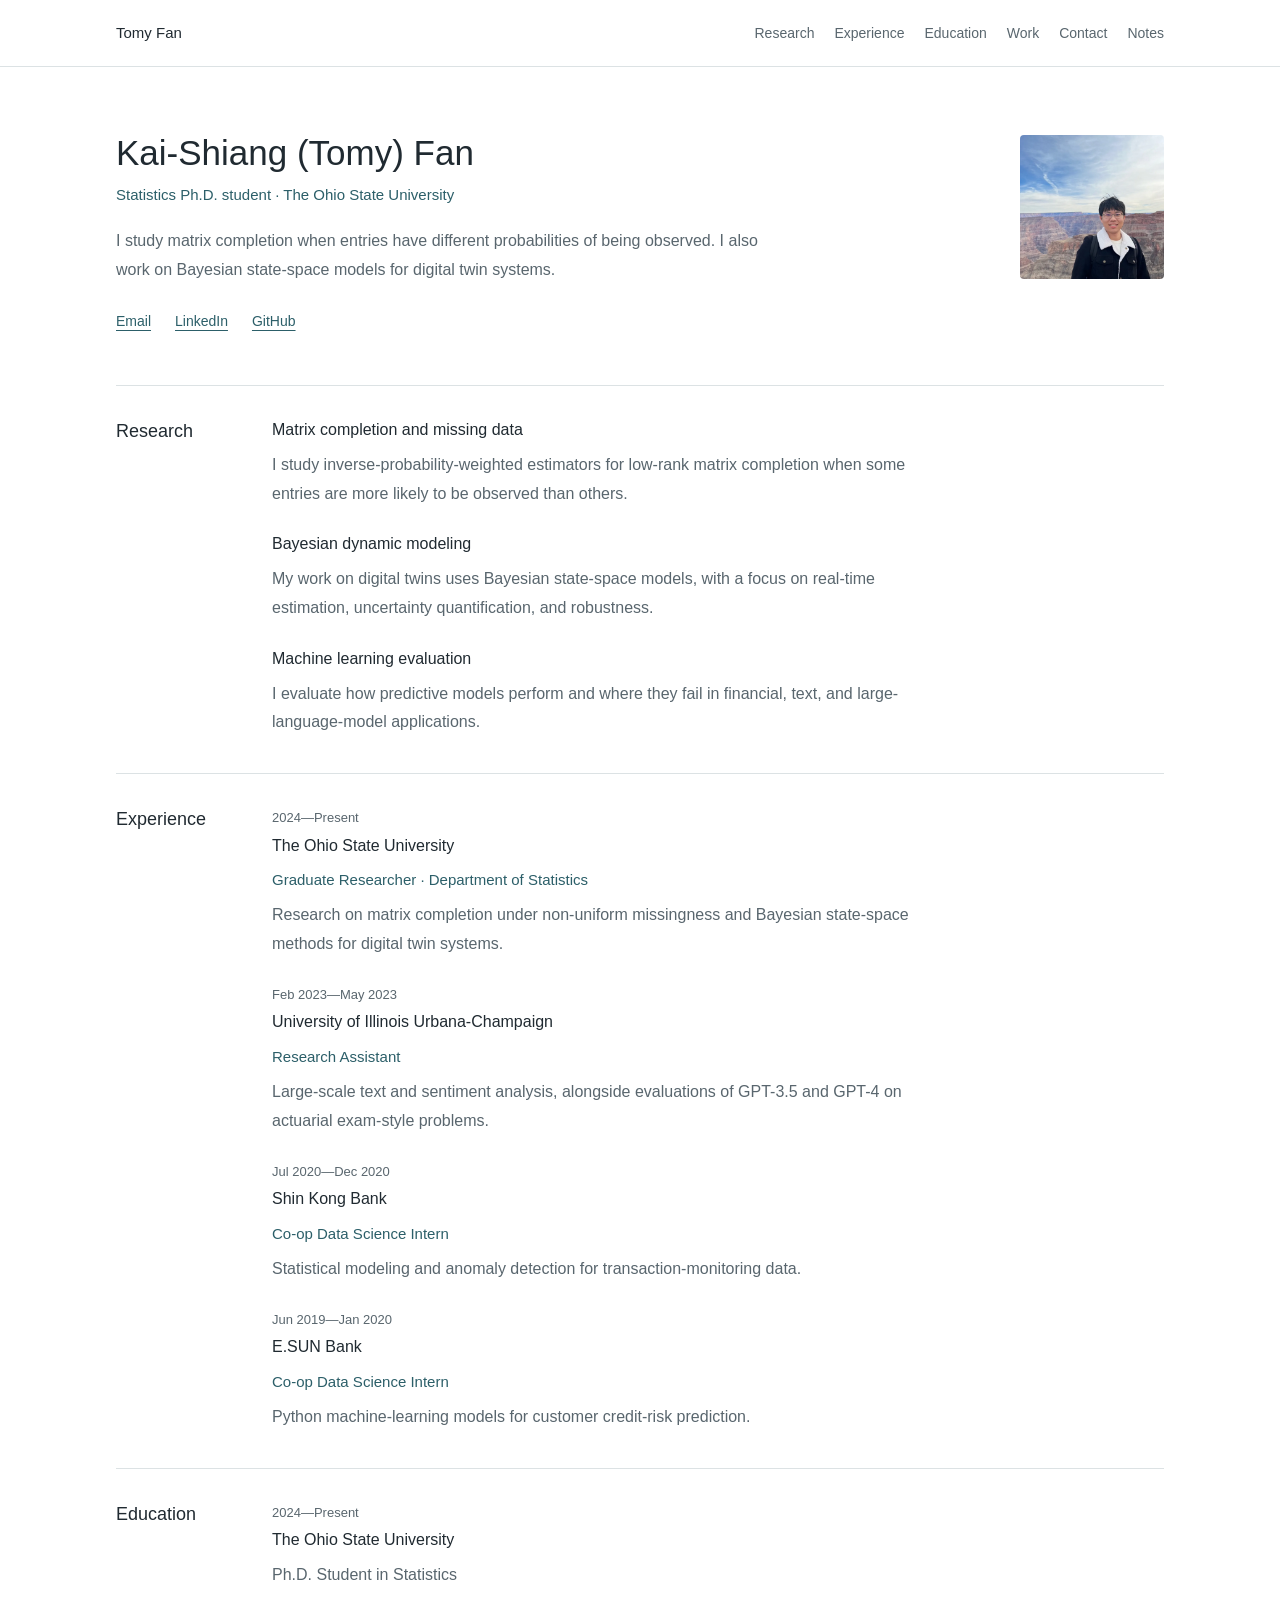
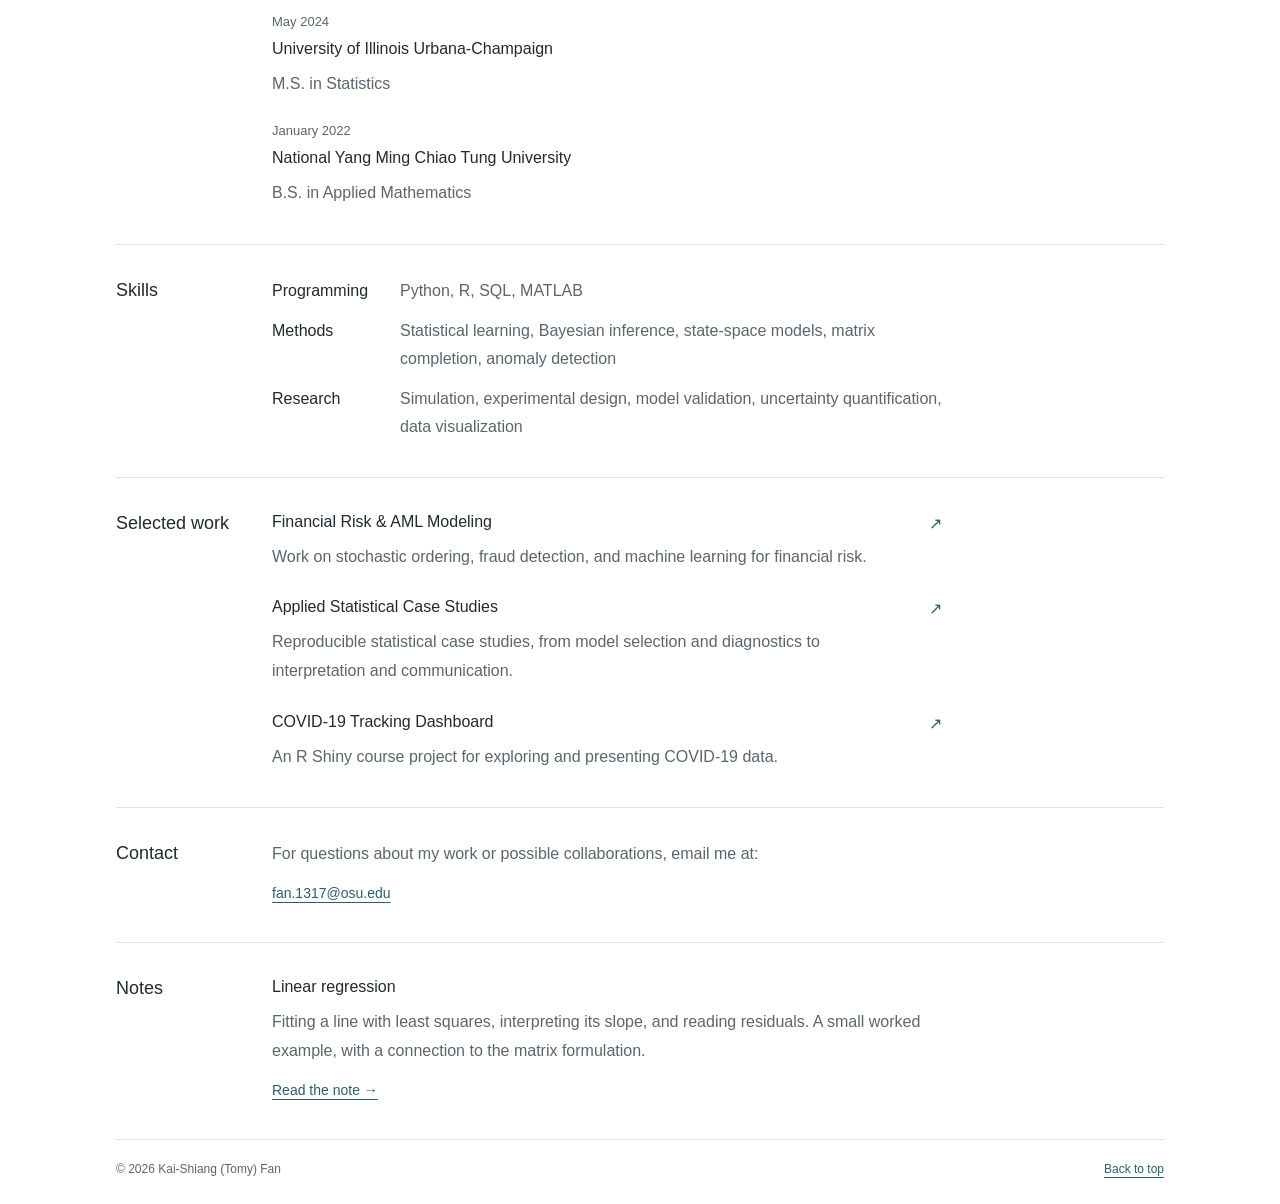
<file: index.html>
<!doctype html>
<html lang="en">
<head>
  <meta charset="utf-8">
  <meta name="viewport" content="width=device-width, initial-scale=1">
  <meta name="theme-color" content="#ffffff">

  <title>Kai-Shiang (Tomy) Fan | Statistics Ph.D. Student</title>
  <meta name="description" content="Kai-Shiang (Tomy) Fan is an Ohio State Statistics Ph.D. student researching matrix completion, Bayesian state-space models, and applied machine learning.">
  <link rel="canonical" href="https://tomy-ksfan.github.io/">
  <link rel="icon" type="image/webp" href="files/headshot.webp">

  <meta property="og:type" content="website">
  <meta property="og:url" content="https://tomy-ksfan.github.io/">
  <meta property="og:site_name" content="Kai-Shiang (Tomy) Fan">
  <meta property="og:title" content="Kai-Shiang (Tomy) Fan | Statistics Ph.D. Student">
  <meta property="og:description" content="Research on matrix completion with non-uniform missingness and Bayesian state-space models for digital twins.">
  <meta property="og:image" content="https://tomy-ksfan.github.io/files/og-card.jpg">
  <meta property="og:image:width" content="1200">
  <meta property="og:image:height" content="630">
  <meta property="og:image:alt" content="Kai-Shiang (Tomy) Fan — statistics, machine learning, and Bayesian modeling">
  <meta name="twitter:card" content="summary_large_image">
  <meta name="twitter:title" content="Kai-Shiang (Tomy) Fan | Statistics Ph.D. Student">
  <meta name="twitter:description" content="Research on matrix completion with non-uniform missingness and Bayesian state-space models for digital twins.">
  <meta name="twitter:image" content="https://tomy-ksfan.github.io/files/og-card.jpg">
  <meta name="twitter:image:alt" content="Kai-Shiang (Tomy) Fan — statistics, machine learning, and Bayesian modeling">

  <link rel="stylesheet" href="styles.css?v=20261110-type">
  <script type="application/ld+json">
    {
      "@context": "https://schema.org",
      "@type": "Person",
      "name": "Kai-Shiang Fan",
      "alternateName": "Tomy Fan",
      "url": "https://tomy-ksfan.github.io/",
      "image": "https://tomy-ksfan.github.io/files/headshot.webp",
      "jobTitle": "Statistics Ph.D. Student and Graduate Researcher",
      "affiliation": {
        "@type": "CollegeOrUniversity",
        "name": "The Ohio State University"
      },
      "alumniOf": [
        {
          "@type": "CollegeOrUniversity",
          "name": "University of Illinois Urbana-Champaign"
        },
        {
          "@type": "CollegeOrUniversity",
          "name": "National Yang Ming Chiao Tung University"
        }
      ],
      "sameAs": [
        "https://github.com/tomy-ksfan",
        "https://www.linkedin.com/in/tomyksfan/"
      ],
      "email": "mailto:fan.1317@osu.edu",
      "address": {
        "@type": "PostalAddress",
        "addressLocality": "Columbus",
        "addressRegion": "OH",
        "addressCountry": "US"
      }
    }
  </script>
</head>

<body>
  <a class="skip-link" href="#main-content">Skip to content</a>

  <header class="site-header" id="top">
    <div class="container header-inner">
      <a class="site-name" href="#top">Tomy Fan</a>
      <nav aria-label="Primary navigation">
        <a href="#research">Research</a>
        <a href="#experience">Experience</a>
        <a href="#education">Education</a>
        <a href="#work">Work</a>
        <a href="#contact">Contact</a>
        <a href="#notes">Notes</a>
      </nav>
    </div>
  </header>

  <main class="container" id="main-content">
    <section class="intro" aria-labelledby="intro-title">
      <div class="intro-copy">
        <h1 id="intro-title">Kai-Shiang (Tomy) Fan</h1>
        <p class="affiliation">Statistics Ph.D. student · The Ohio State University</p>
        <p class="intro-bio">
          I study matrix completion when entries have different probabilities of being observed. I also work on Bayesian state-space models for digital twin systems.
        </p>
        <ul class="intro-links" aria-label="Contact and profiles">
          <li><a href="mailto:fan.1317@osu.edu">Email</a></li>
          <li><a href="https://www.linkedin.com/in/tomyksfan/">LinkedIn</a></li>
          <li><a href="https://github.com/tomy-ksfan">GitHub</a></li>
        </ul>
      </div>

      <picture class="portrait">
        <source srcset="files/headshot.webp" type="image/webp">
        <img src="files/headshot.jpg" alt="Kai-Shiang (Tomy) Fan at the Grand Canyon" width="1170" height="1140" fetchpriority="high" decoding="async">
      </picture>
    </section>

    <section class="content-section" id="research" aria-labelledby="research-title">
      <div class="section-label">
        <h2 id="research-title">Research</h2>
      </div>
      <div class="section-body item-list">
        <article>
          <h3>Matrix completion and missing data</h3>
          <p>I study inverse-probability-weighted estimators for low-rank matrix completion when some entries are more likely to be observed than others.</p>
        </article>
        <article>
          <h3>Bayesian dynamic modeling</h3>
          <p>My work on digital twins uses Bayesian state-space models, with a focus on real-time estimation, uncertainty quantification, and robustness.</p>
        </article>
        <article>
          <h3>Machine learning evaluation</h3>
          <p>I evaluate how predictive models perform and where they fail in financial, text, and large-language-model applications.</p>
        </article>
      </div>
    </section>

    <section class="content-section" id="experience" aria-labelledby="experience-title">
      <div class="section-label">
        <h2 id="experience-title">Experience</h2>
      </div>
      <ol class="section-body entry-list">
        <li>
          <p class="entry-date"><time datetime="2024">2024</time>—Present</p>
          <div>
            <h3>The Ohio State University</h3>
            <p class="entry-role">Graduate Researcher · Department of Statistics</p>
            <p>Research on matrix completion under non-uniform missingness and Bayesian state-space methods for digital twin systems.</p>
          </div>
        </li>
        <li>
          <p class="entry-date"><time datetime="2023-02">Feb 2023</time>—<time datetime="2023-05">May 2023</time></p>
          <div>
            <h3>University of Illinois Urbana-Champaign</h3>
            <p class="entry-role">Research Assistant</p>
            <p>Large-scale text and sentiment analysis, alongside evaluations of GPT-3.5 and GPT-4 on actuarial exam-style problems.</p>
          </div>
        </li>
        <li>
          <p class="entry-date"><time datetime="2020-07">Jul 2020</time>—<time datetime="2020-12">Dec 2020</time></p>
          <div>
            <h3>Shin Kong Bank</h3>
            <p class="entry-role">Co-op Data Science Intern</p>
            <p>Statistical modeling and anomaly detection for transaction-monitoring data.</p>
          </div>
        </li>
        <li>
          <p class="entry-date"><time datetime="2019-06">Jun 2019</time>—<time datetime="2020-01">Jan 2020</time></p>
          <div>
            <h3>E.SUN Bank</h3>
            <p class="entry-role">Co-op Data Science Intern</p>
            <p>Python machine-learning models for customer credit-risk prediction.</p>
          </div>
        </li>
      </ol>
    </section>

    <section class="content-section" id="education" aria-labelledby="education-title">
      <div class="section-label">
        <h2 id="education-title">Education</h2>
      </div>
      <ol class="section-body entry-list education-list">
        <li>
          <p class="entry-date">2024—Present</p>
          <div>
            <h3>The Ohio State University</h3>
            <p>Ph.D. Student in Statistics</p>
          </div>
        </li>
        <li>
          <p class="entry-date">May 2024</p>
          <div>
            <h3>University of Illinois Urbana-Champaign</h3>
            <p>M.S. in Statistics</p>
          </div>
        </li>
        <li>
          <p class="entry-date">January 2022</p>
          <div>
            <h3>National Yang Ming Chiao Tung University</h3>
            <p>B.S. in Applied Mathematics</p>
          </div>
        </li>
      </ol>
    </section>

    <section class="content-section" aria-labelledby="skills-title">
      <div class="section-label">
        <h2 id="skills-title">Skills</h2>
      </div>
      <dl class="section-body skills-list">
        <div>
          <dt>Programming</dt>
          <dd>Python, R, SQL, MATLAB</dd>
        </div>
        <div>
          <dt>Methods</dt>
          <dd>Statistical learning, Bayesian inference, state-space models, matrix completion, anomaly detection</dd>
        </div>
        <div>
          <dt>Research</dt>
          <dd>Simulation, experimental design, model validation, uncertainty quantification, data visualization</dd>
        </div>
      </dl>
    </section>

    <section class="content-section" id="work" aria-labelledby="work-title">
      <div class="section-label">
        <h2 id="work-title">Selected work</h2>
      </div>
      <ul class="section-body project-list">
        <li>
          <a href="https://github.com/tomy-ksfan/tomy-ksfan/tree/main/Research">
            <span>
              <strong>Financial Risk &amp; AML Modeling</strong>
              <small>Work on stochastic ordering, fraud detection, and machine learning for financial risk.</small>
            </span>
            <span aria-hidden="true">↗</span>
          </a>
        </li>
        <li>
          <a href="https://github.com/tomy-ksfan/tomy-ksfan/tree/main/UIUC-Project/Statistical-Modeling-1-Case-Study">
            <span>
              <strong>Applied Statistical Case Studies</strong>
              <small>Reproducible statistical case studies, from model selection and diagnostics to interpretation and communication.</small>
            </span>
            <span aria-hidden="true">↗</span>
          </a>
        </li>
        <li>
          <a href="https://github.com/tomy-ksfan/tomy-ksfan/tree/main/UIUC-Project/Shiny-App-Project">
            <span>
              <strong>COVID-19 Tracking Dashboard</strong>
              <small>An R Shiny course project for exploring and presenting COVID-19 data.</small>
            </span>
            <span aria-hidden="true">↗</span>
          </a>
        </li>
      </ul>
    </section>

    <section class="content-section contact" id="contact" aria-labelledby="contact-title">
      <div class="section-label">
        <h2 id="contact-title">Contact</h2>
      </div>
      <div class="section-body">
        <p>For questions about my work or possible collaborations, email me at:</p>
        <p class="contact-line"><a href="mailto:fan.1317@osu.edu">fan.1317@osu.edu</a></p>
      </div>
    </section>

    <section class="content-section" id="notes" aria-labelledby="notes-title">
      <div class="section-label">
        <h2 id="notes-title">Notes</h2>
      </div>
      <div class="section-body item-list notes-list">
        <article>
          <h3><a href="notes/linear-regression/">Linear regression</a></h3>
          <p>Fitting a line with least squares, interpreting its slope, and reading residuals. A small worked example, with a connection to the matrix formulation.</p>
          <p class="note-link"><a href="notes/linear-regression/">Read the note <span aria-hidden="true">→</span></a></p>
        </article>
      </div>
    </section>
  </main>

  <footer class="site-footer">
    <div class="container footer-inner">
      <p>© 2026 Kai-Shiang (Tomy) Fan</p>
      <a href="#top">Back to top</a>
    </div>
  </footer>
</body>
</html>
</file>
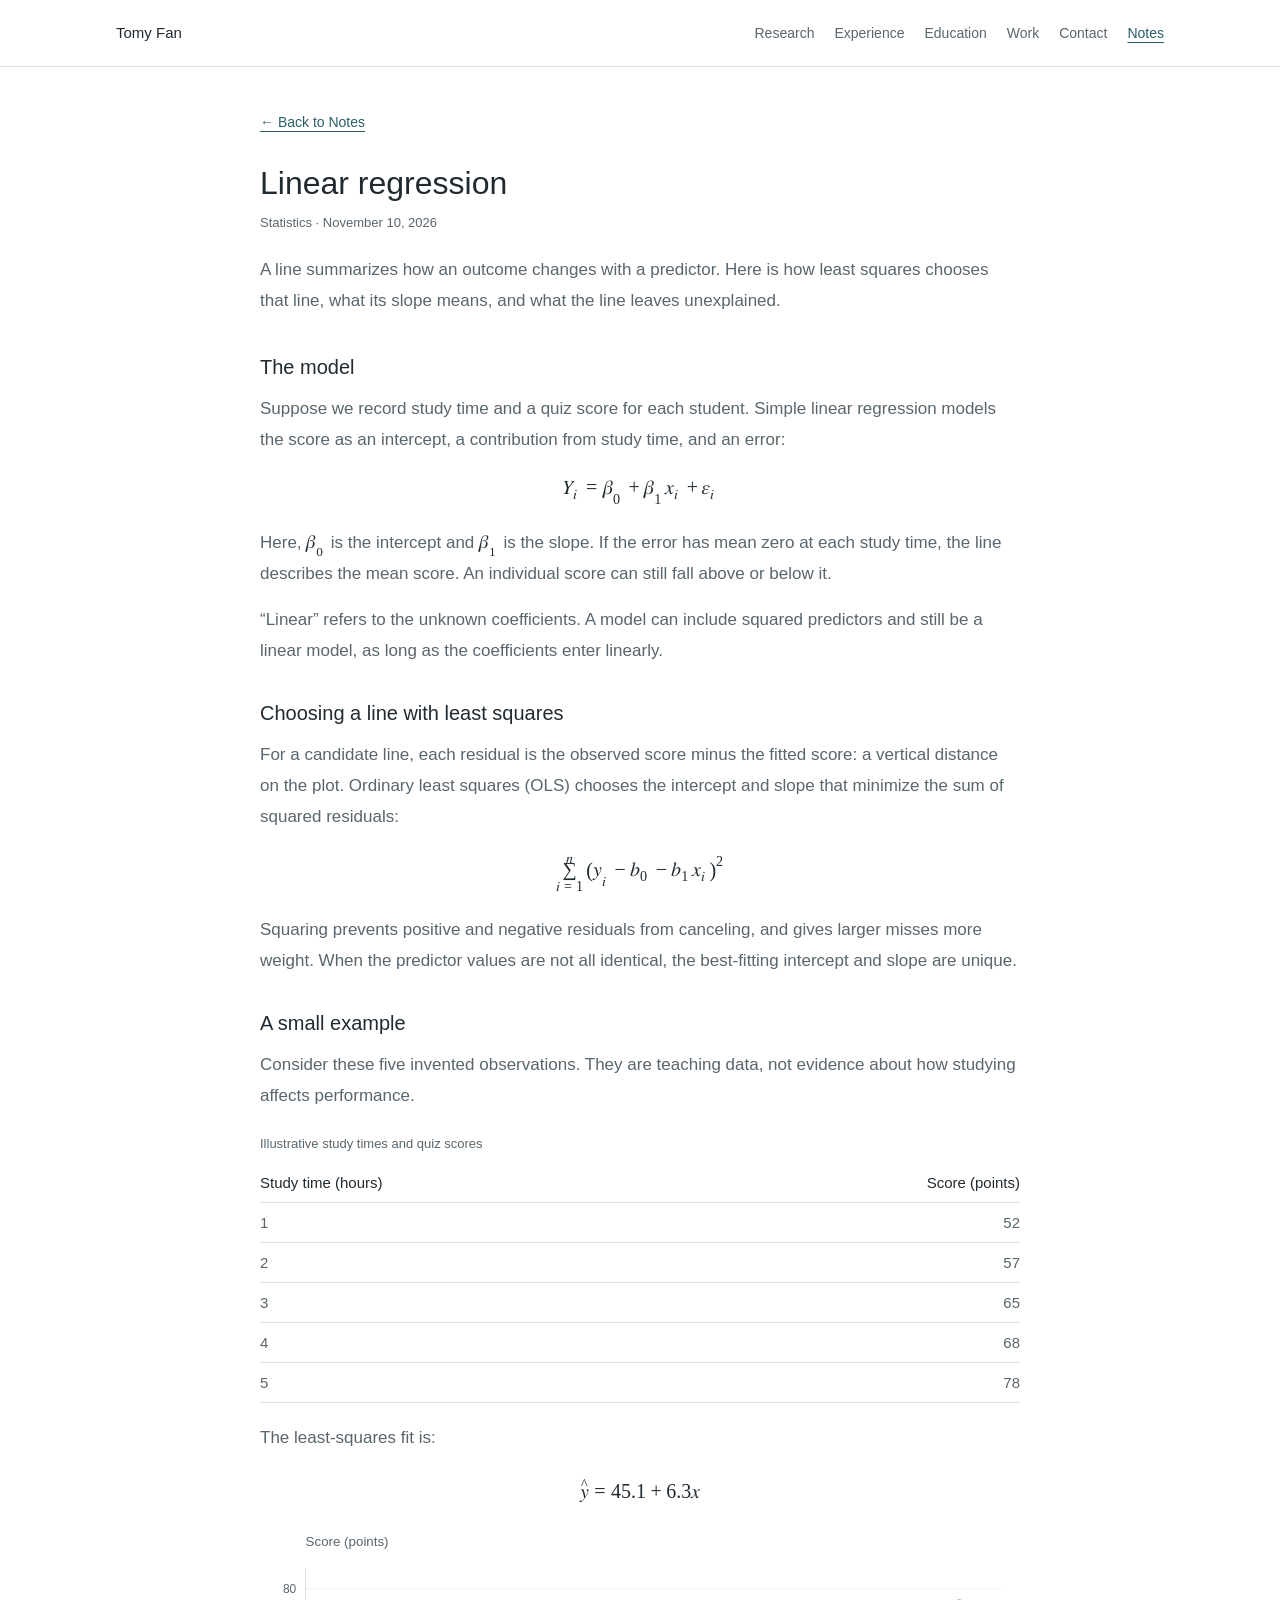
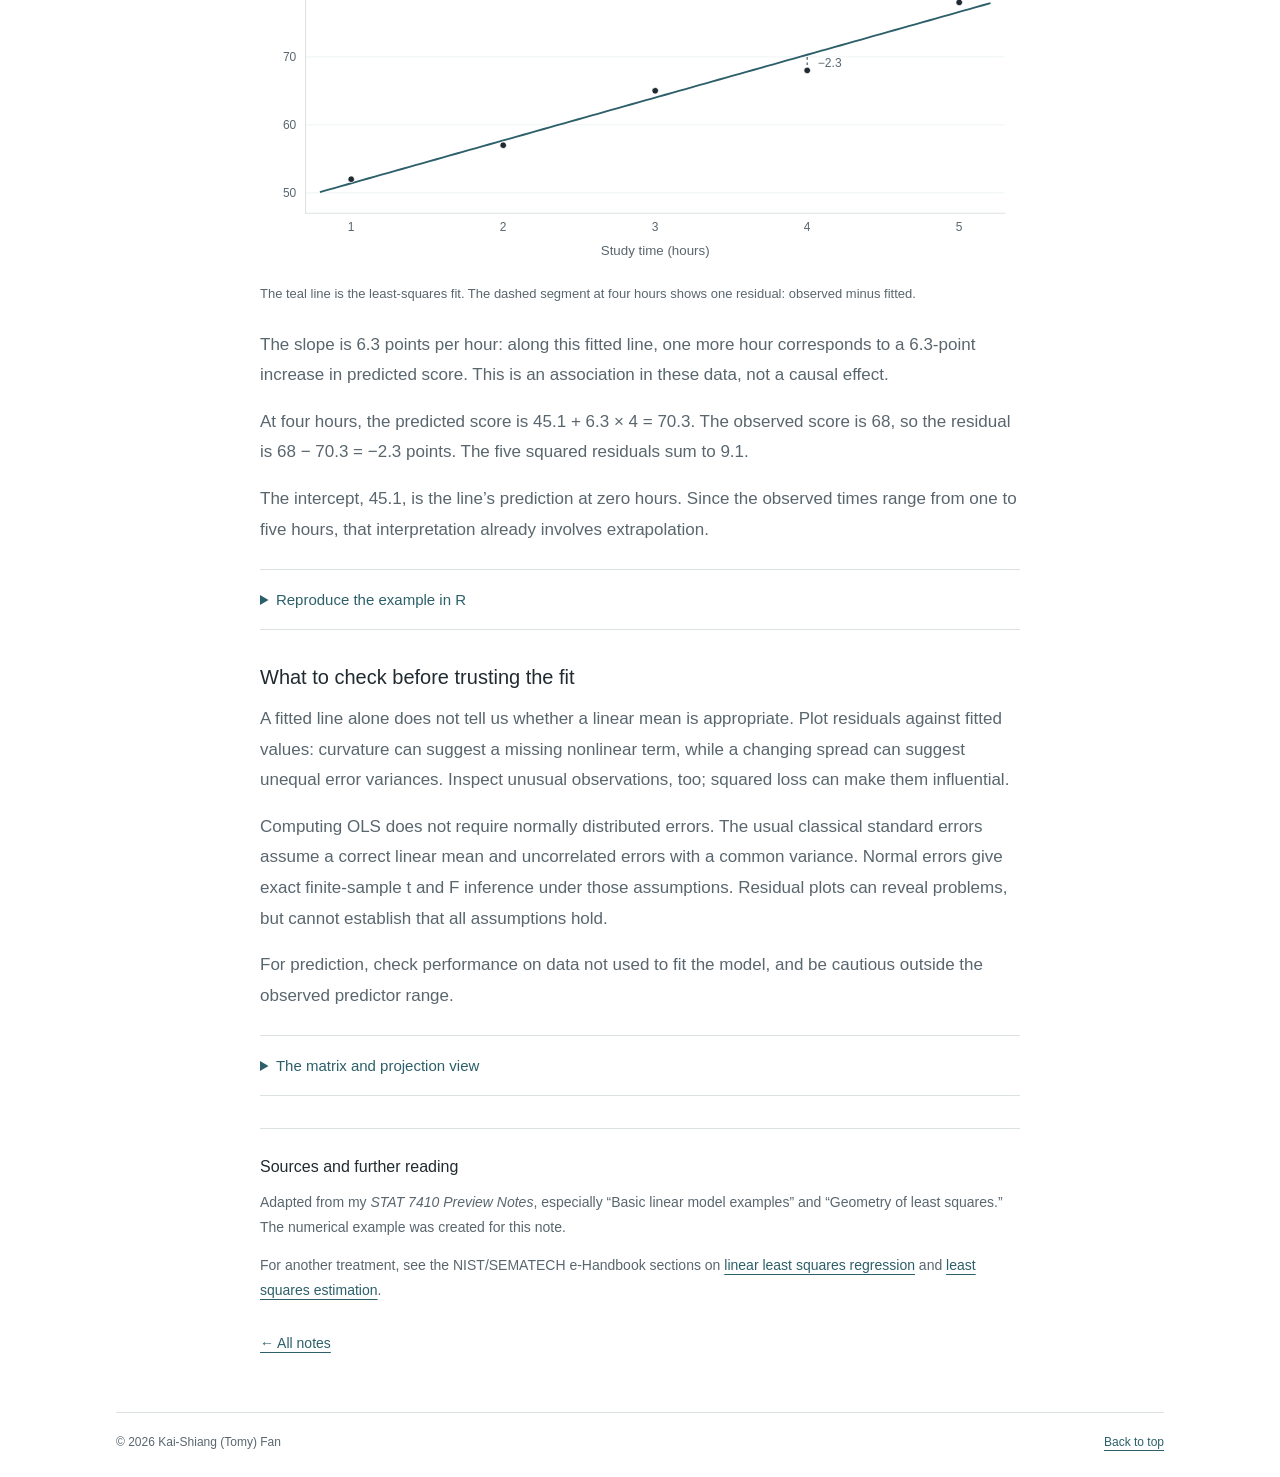
<file: notes/linear-regression/index.html>
<!doctype html>
<html lang="en">
<head>
  <meta charset="utf-8">
  <meta name="viewport" content="width=device-width, initial-scale=1">
  <meta name="theme-color" content="#ffffff">
  <title>Linear regression | Tomy Fan</title>
  <meta name="description" content="An introduction to linear regression: least squares, a five-point example, residuals, and the connection to matrix projections.">
  <meta name="author" content="Kai-Shiang (Tomy) Fan">
  <link rel="canonical" href="https://tomy-ksfan.github.io/notes/linear-regression/">
  <link rel="icon" type="image/webp" href="../../files/headshot.webp">
  <meta property="og:type" content="article">
  <meta property="og:url" content="https://tomy-ksfan.github.io/notes/linear-regression/">
  <meta property="og:site_name" content="Kai-Shiang (Tomy) Fan">
  <meta property="og:title" content="Linear regression | Tomy Fan">
  <meta property="og:description" content="Least squares, a small worked example, and the geometry behind fitting a line.">
  <meta property="og:image" content="https://tomy-ksfan.github.io/files/og-card.jpg">
  <meta property="og:image:alt" content="Kai-Shiang (Tomy) Fan — statistics, machine learning, and Bayesian modeling">
  <meta name="twitter:card" content="summary">
  <link rel="stylesheet" href="../../styles.css?v=20261110-type">
  <script type="application/ld+json">
    {
      "@context": "https://schema.org",
      "@type": "Article",
      "headline": "Linear regression",
      "description": "Least squares, a small worked example, and the geometry behind fitting a line.",
      "author": {"@type": "Person", "name": "Kai-Shiang (Tomy) Fan", "url": "https://tomy-ksfan.github.io/"},
      "datePublished": "2026-11-10",
      "dateModified": "2026-11-10",
      "mainEntityOfPage": "https://tomy-ksfan.github.io/notes/linear-regression/",
      "inLanguage": "en"
    }
  </script>
</head>
<body>
  <a class="skip-link" href="#main-content">Skip to content</a>
  <header class="site-header" id="top">
    <div class="container header-inner">
      <a class="site-name" href="../../">Tomy Fan</a>
      <nav aria-label="Primary navigation">
        <a href="../../#research">Research</a>
        <a href="../../#experience">Experience</a>
        <a href="../../#education">Education</a>
        <a href="../../#work">Work</a>
        <a href="../../#contact">Contact</a>
        <a href="../../#notes" aria-current="page">Notes</a>
      </nav>
    </div>
  </header>

  <main class="container note-page" id="main-content">
    <article class="note-article" aria-labelledby="note-title">
      <a class="note-back" href="../../#notes"><span aria-hidden="true">←</span> Back to Notes</a>
      <header class="note-header">
        <h1 id="note-title">Linear regression</h1>
        <p class="note-meta">Statistics · <time datetime="2026-11-10">November 10, 2026</time></p>
        <p class="note-deck">A line summarizes how an outcome changes with a predictor. Here is how least squares chooses that line, what its slope means, and what the line leaves unexplained.</p>
      </header>

      <div class="note-body">
        <section aria-labelledby="model-title">
          <h2 id="model-title">The model</h2>
          <p>Suppose we record study time and a quiz score for each student. Simple linear regression models the score as an intercept, a contribution from study time, and an error:</p>
          <div class="equation">
            <math xmlns="http://www.w3.org/1998/Math/MathML" display="block">
              <semantics><mrow><msub><mi>Y</mi><mi>i</mi></msub><mo>=</mo><msub><mi>β</mi><mn>0</mn></msub><mo>+</mo><msub><mi>β</mi><mn>1</mn></msub><msub><mi>x</mi><mi>i</mi></msub><mo>+</mo><msub><mi>ε</mi><mi>i</mi></msub></mrow><annotation encoding="application/x-tex">Y_i = \beta_0 + \beta_1 x_i + \varepsilon_i</annotation></semantics>
            </math>
          </div>
          <p>Here, <math><msub><mi>β</mi><mn>0</mn></msub></math> is the intercept and <math><msub><mi>β</mi><mn>1</mn></msub></math> is the slope. If the error has mean zero at each study time, the line describes the mean score. An individual score can still fall above or below it.</p>
          <p>“Linear” refers to the unknown coefficients. A model can include squared predictors and still be a linear model, as long as the coefficients enter linearly.</p>
        </section>

        <section aria-labelledby="least-squares-title">
          <h2 id="least-squares-title">Choosing a line with least squares</h2>
          <p>For a candidate line, each residual is the observed score minus the fitted score: a vertical distance on the plot. Ordinary least squares (OLS) chooses the intercept and slope that minimize the sum of squared residuals:</p>
          <div class="equation">
            <math xmlns="http://www.w3.org/1998/Math/MathML" display="block">
              <semantics><mrow><munderover><mo>∑</mo><mrow><mi>i</mi><mo>=</mo><mn>1</mn></mrow><mi>n</mi></munderover><msup><mrow><mo>(</mo><msub><mi>y</mi><mi>i</mi></msub><mo>−</mo><msub><mi>b</mi><mn>0</mn></msub><mo>−</mo><msub><mi>b</mi><mn>1</mn></msub><msub><mi>x</mi><mi>i</mi></msub><mo>)</mo></mrow><mn>2</mn></msup></mrow><annotation encoding="application/x-tex">\sum_{i=1}^{n}(y_i-b_0-b_1x_i)^2</annotation></semantics>
            </math>
          </div>
          <p>Squaring prevents positive and negative residuals from canceling, and gives larger misses more weight. When the predictor values are not all identical, the best-fitting intercept and slope are unique.</p>
        </section>

        <section aria-labelledby="example-title">
          <h2 id="example-title">A small example</h2>
          <p>Consider these five invented observations. They are teaching data, not evidence about how studying affects performance.</p>
          <table class="note-table">
            <caption>Illustrative study times and quiz scores</caption>
            <thead><tr><th scope="col">Study time (hours)</th><th scope="col">Score (points)</th></tr></thead>
            <tbody>
              <tr><td>1</td><td>52</td></tr>
              <tr><td>2</td><td>57</td></tr>
              <tr><td>3</td><td>65</td></tr>
              <tr><td>4</td><td>68</td></tr>
              <tr><td>5</td><td>78</td></tr>
            </tbody>
          </table>
          <p>The least-squares fit is:</p>
          <div class="equation">
            <math xmlns="http://www.w3.org/1998/Math/MathML" display="block">
              <semantics><mrow><mover><mi>y</mi><mo>^</mo></mover><mo>=</mo><mn>45.1</mn><mo>+</mo><mn>6.3</mn><mi>x</mi></mrow><annotation encoding="application/x-tex">\hat y = 45.1 + 6.3x</annotation></semantics>
            </math>
          </div>
          <figure class="note-figure">
            <picture>
              <source media="(max-width: 520px)" srcset="example-mobile.svg" width="288" height="250">
              <source media="(max-width: 720px)" srcset="example-compact.svg" width="432" height="298">
              <img src="example.svg" width="760" height="340" alt="Five scores rise from 52 at one hour to 78 at five hours. The fitted line is score equals 45.1 plus 6.3 times hours. At four hours, the observed score of 68 is 2.3 points below the line." loading="lazy" decoding="async">
            </picture>
            <figcaption>The teal line is the least-squares fit. The dashed segment at four hours shows one residual: observed minus fitted.</figcaption>
          </figure>
          <p>The slope is 6.3 points per hour: along this fitted line, one more hour corresponds to a 6.3-point increase in predicted score. This is an association in these data, not a causal effect.</p>
          <p>At four hours, the predicted score is 45.1 + 6.3 × 4 = 70.3. The observed score is 68, so the residual is 68 − 70.3 = −2.3 points. The five squared residuals sum to 9.1.</p>
          <p>The intercept, 45.1, is the line’s prediction at zero hours. Since the observed times range from one to five hours, that interpretation already involves extrapolation.</p>
          <details class="note-detail">
            <summary>Reproduce the example in R</summary>
            <pre><code>hours &lt;- c(1, 2, 3, 4, 5)
score &lt;- c(52, 57, 65, 68, 78)
fit &lt;- lm(score ~ hours)
coef(fit)
# (Intercept)       hours
#        45.1         6.3
sum(resid(fit)^2)
# 9.1</code></pre>
          </details>
        </section>

        <section aria-labelledby="checks-title">
          <h2 id="checks-title">What to check before trusting the fit</h2>
          <p>A fitted line alone does not tell us whether a linear mean is appropriate. Plot residuals against fitted values: curvature can suggest a missing nonlinear term, while a changing spread can suggest unequal error variances. Inspect unusual observations, too; squared loss can make them influential.</p>
          <p>Computing OLS does not require normally distributed errors. The usual classical standard errors assume a correct linear mean and uncorrelated errors with a common variance. Normal errors give exact finite-sample t and F inference under those assumptions. Residual plots can reveal problems, but cannot establish that all assumptions hold.</p>
          <p>For prediction, check performance on data not used to fit the model, and be cautious outside the observed predictor range.</p>
        </section>

        <details class="note-detail">
          <summary>The matrix and projection view</summary>
          <p>Stack the responses into a vector <math><mi>Y</mi></math>. For simple regression, the design matrix <math><mi>X</mi></math> has a column of ones and a column of predictor values. The model becomes:</p>
          <div class="equation">
            <math xmlns="http://www.w3.org/1998/Math/MathML" display="block"><semantics><mrow><mi>Y</mi><mo>=</mo><mi>X</mi><mi>β</mi><mo>+</mo><mi>ε</mi></mrow><annotation encoding="application/x-tex">Y=X\beta+\varepsilon</annotation></semantics></math>
          </div>
          <p>If <math><mi>X</mi></math> has full column rank, the unique least-squares estimate is:</p>
          <div class="equation">
            <math xmlns="http://www.w3.org/1998/Math/MathML" display="block"><semantics><mrow><mover><mi>β</mi><mo>^</mo></mover><mo>=</mo><msup><mrow><mo>(</mo><msup><mi>X</mi><mo>⊤</mo></msup><mi>X</mi><mo>)</mo></mrow><mrow><mo>−</mo><mn>1</mn></mrow></msup><msup><mi>X</mi><mo>⊤</mo></msup><mi>Y</mi></mrow><annotation encoding="application/x-tex">\hat\beta=(X^\top X)^{-1}X^\top Y</annotation></semantics></math>
          </div>
          <p>The fitted vector <math><mover><mi>Y</mi><mo>^</mo></mover><mo>=</mo><mi>X</mi><mover><mi>β</mi><mo>^</mo></mover></math> is the orthogonal projection of <math><mi>Y</mi></math> onto the column space of <math><mi>X</mi></math>. Equivalently, the residual is perpendicular to every column of the design matrix:</p>
          <div class="equation">
            <math xmlns="http://www.w3.org/1998/Math/MathML" display="block"><semantics><mrow><msup><mi>X</mi><mo>⊤</mo></msup><mo>(</mo><mi>Y</mi><mo>−</mo><mi>X</mi><mover><mi>β</mi><mo>^</mo></mover><mo>)</mo><mo>=</mo><mn>0</mn></mrow><annotation encoding="application/x-tex">X^\top(Y-X\hat\beta)=0</annotation></semantics></math>
          </div>
          <p>This is the geometric reason least squares works: among all vectors the model can produce, the projection is the closest to the observed responses.</p>
        </details>
      </div>

      <footer class="note-sources">
        <h2>Sources and further reading</h2>
        <p>Adapted from my <em>STAT 7410 Preview Notes</em>, especially “Basic linear model examples” and “Geometry of least squares.” The numerical example was created for this note.</p>
        <p>For another treatment, see the NIST/SEMATECH e-Handbook sections on <a href="https://www.itl.nist.gov/div898/handbook/pmd/section1/pmd141.htm">linear least squares regression</a> and <a href="https://www.itl.nist.gov/div898/handbook/pmd/section4/pmd431.htm">least squares estimation</a>.</p>
      </footer>
      <p class="note-end"><a href="../../#notes"><span aria-hidden="true">←</span> All notes</a></p>
    </article>
  </main>

  <footer class="site-footer">
    <div class="container footer-inner">
      <p>© 2026 Kai-Shiang (Tomy) Fan</p>
      <a href="#top">Back to top</a>
    </div>
  </footer>
</body>
</html>
</file>
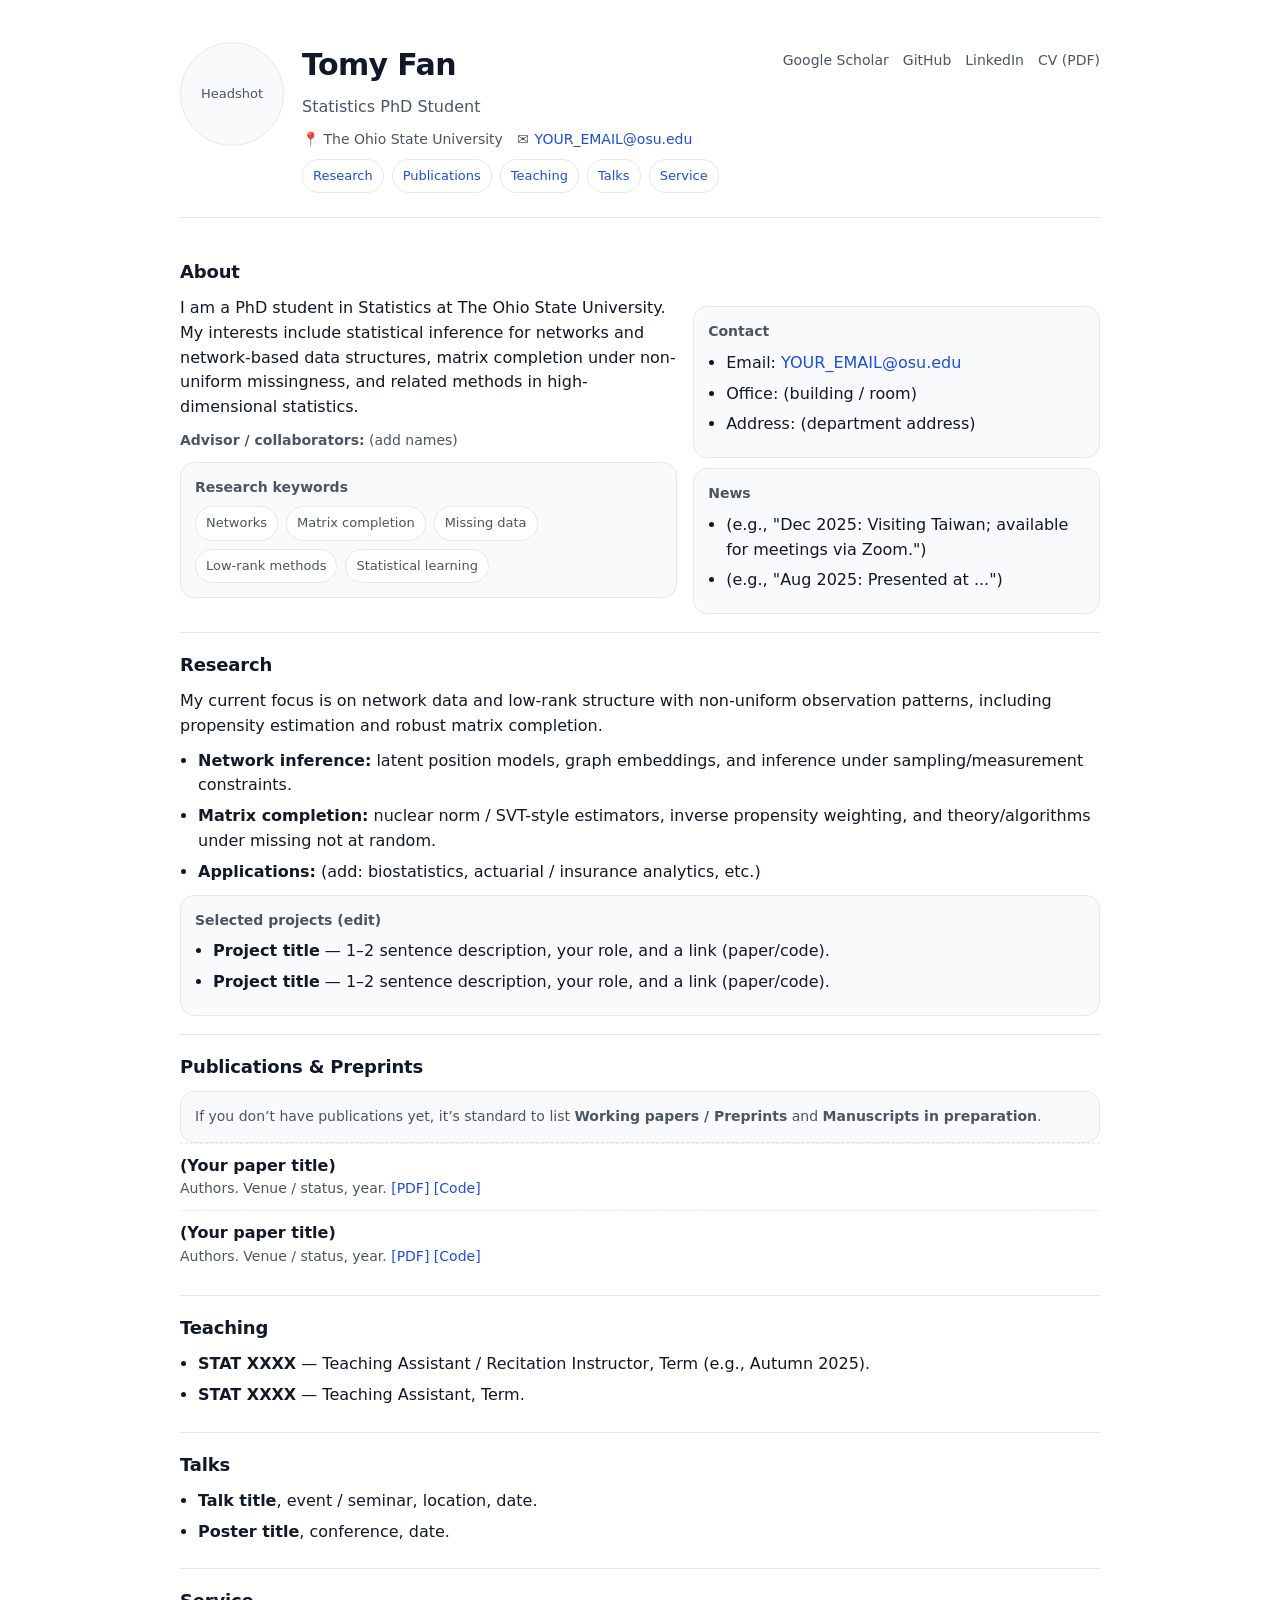
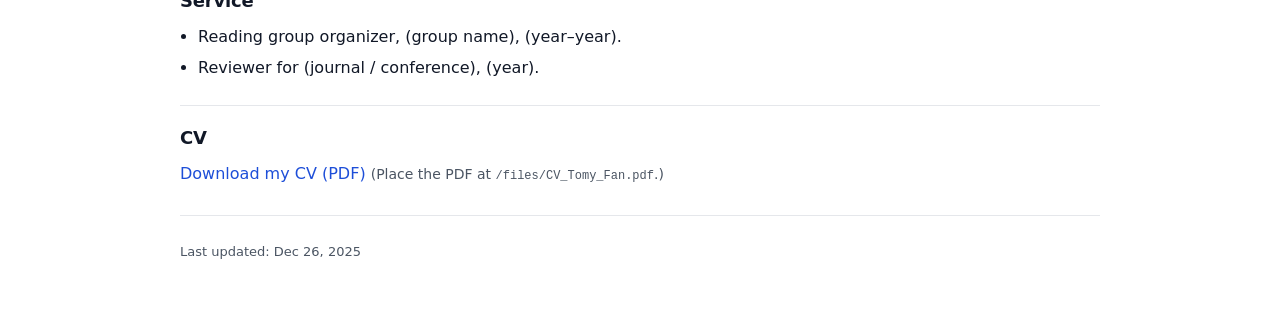
<file: academic_homepage_git_hub_pages.html>
<!--
ACADEMIC STANDARD HOMEPAGE (single-page)
How to publish with GitHub Pages:
1) Create a GitHub repo named: <your-username>.github.io
2) Upload this file as: index.html
3) Repo Settings → Pages → Deploy from branch: main / root
4) Your site will be: https://<your-username>.github.io

Optional:
- Put your CV PDF at: /files/CV_Tomy_Fan.pdf and update the link.
- Replace the placeholder links (Google Scholar, GitHub, etc.).
- Add a headshot: /files/headshot.jpg and update the img src.
-->

<!doctype html>
<html lang="en">
<head>
  <meta charset="utf-8" />
  <meta name="viewport" content="width=device-width, initial-scale=1" />
  <title>Tomy Fan | Statistics PhD</title>
  <meta name="description" content="Tomy Fan — Statistics PhD student. Research interests in statistical inference for networks, matrix completion, and related methods." />

  <!-- Minimal academic styling (no frameworks) -->
  <style>
    :root{
      --bg:#ffffff;
      --text:#111827;
      --muted:#4b5563;
      --link:#1d4ed8;
      --border:#e5e7eb;
      --card:#f9fafb;
      --max: 960px;
      --radius: 14px;
    }
    *{box-sizing:border-box;}
    body{
      margin:0;
      font-family: ui-sans-serif, system-ui, -apple-system, Segoe UI, Roboto, Helvetica, Arial, "Apple Color Emoji","Segoe UI Emoji";
      color:var(--text);
      background:var(--bg);
      line-height:1.55;
    }
    a{color:var(--link); text-decoration:none;}
    a:hover{text-decoration:underline;}
    .wrap{max-width:var(--max); margin:0 auto; padding:32px 20px 72px;}
    header{
      display:flex;
      gap:22px;
      align-items:flex-start;
      justify-content:space-between;
      padding:10px 0 24px;
      border-bottom:1px solid var(--border);
    }
    .left{display:flex; gap:18px; align-items:flex-start;}
    .avatar{
      width:104px; height:104px;
      border-radius:999px;
      background:var(--card);
      border:1px solid var(--border);
      overflow:hidden;
      flex:0 0 auto;
      display:flex;
      align-items:center;
      justify-content:center;
      color:var(--muted);
      font-size:13px;
    }
    .avatar img{width:100%; height:100%; object-fit:cover; display:block;}
    h1{margin:0; font-size:30px; letter-spacing:-0.02em;}
    .subtitle{margin:6px 0 10px; color:var(--muted);}
    .meta{display:flex; flex-wrap:wrap; gap:10px 14px; color:var(--muted); font-size:14px;}
    .meta span{display:inline-flex; gap:6px; align-items:center;}
    nav{
      margin-top:8px;
      display:flex;
      flex-wrap:wrap;
      gap:10px 14px;
      justify-content:flex-end;
      font-size:14px;
    }
    nav a{color:var(--muted);}
    nav a:hover{color:var(--text);}
    main{padding-top:22px;}
    section{padding:18px 0; border-bottom:1px solid var(--border);}
    section:last-child{border-bottom:none;}
    h2{
      margin:0 0 10px;
      font-size:18px;
      letter-spacing:-0.01em;
    }
    p{margin:0 0 10px;}
    ul{margin:8px 0 0 18px; padding:0;}
    li{margin:6px 0;}

    .card{
      background:var(--card);
      border:1px solid var(--border);
      border-radius:var(--radius);
      padding:14px 14px;
      margin-top:10px;
    }
    .two{
      display:grid;
      grid-template-columns: 1.1fr 0.9fr;
      gap:16px;
    }
    @media (max-width: 820px){
      header{flex-direction:column; align-items:stretch;}
      nav{justify-content:flex-start;}
      .two{grid-template-columns: 1fr;}
    }
    .pillrow{display:flex; flex-wrap:wrap; gap:8px; margin-top:8px;}
    .pill{
      display:inline-block;
      padding:6px 10px;
      border:1px solid var(--border);
      border-radius:999px;
      font-size:13px;
      color:var(--muted);
      background:#fff;
    }
    .small{font-size:14px; color:var(--muted);}
    .pub{
      padding:10px 0;
      border-top:1px dashed var(--border);
    }
    .pub:first-child{border-top:none; padding-top:0;}
    .pub-title{font-weight:600;}
    .pub-venue{color:var(--muted); font-size:14px;}
    footer{margin-top:26px; color:var(--muted); font-size:13px;}
    .kbd{font-family: ui-monospace, SFMono-Regular, Menlo, Monaco, Consolas, "Liberation Mono", "Courier New", monospace; font-size:12px;}
  </style>
</head>

<body>
  <div class="wrap">
    <header>
      <div class="left">
        <div class="avatar" aria-label="Headshot">
          <!-- Option A: uncomment and add your photo at /files/headshot.jpg -->
          <!-- <img src="files/headshot.jpg" alt="Tomy Fan headshot" /> -->
          <div>Headshot</div>
        </div>
        <div>
          <h1>Tomy Fan</h1>
          <div class="subtitle">Statistics PhD Student</div>
          <div class="meta">
            <span>📍 The Ohio State University</span>
            <span>✉️ <a href="mailto:YOUR_EMAIL@osu.edu">YOUR_EMAIL@osu.edu</a></span>
          </div>

          <div class="pillrow" aria-label="Quick links">
            <span class="pill"><a href="#research">Research</a></span>
            <span class="pill"><a href="#publications">Publications</a></span>
            <span class="pill"><a href="#teaching">Teaching</a></span>
            <span class="pill"><a href="#talks">Talks</a></span>
            <span class="pill"><a href="#service">Service</a></span>
          </div>
        </div>
      </div>

      <nav aria-label="External links">
        <a href="https://scholar.google.com/" target="_blank" rel="noopener noreferrer">Google Scholar</a>
        <a href="https://github.com/" target="_blank" rel="noopener noreferrer">GitHub</a>
        <a href="https://www.linkedin.com/" target="_blank" rel="noopener noreferrer">LinkedIn</a>
        <a href="files/CV_Tomy_Fan.pdf" target="_blank" rel="noopener noreferrer">CV (PDF)</a>
      </nav>
    </header>

    <main>
      <section id="about">
        <h2>About</h2>
        <div class="two">
          <div>
            <p>
              I am a PhD student in Statistics at The Ohio State University. My interests include
              statistical inference for networks and network-based data structures, matrix completion
              under non-uniform missingness, and related methods in high-dimensional statistics.
            </p>
            <p class="small">
              <strong>Advisor / collaborators:</strong> (add names)
            </p>
            <div class="card">
              <div class="small"><strong>Research keywords</strong></div>
              <div class="pillrow">
                <span class="pill">Networks</span>
                <span class="pill">Matrix completion</span>
                <span class="pill">Missing data</span>
                <span class="pill">Low-rank methods</span>
                <span class="pill">Statistical learning</span>
              </div>
            </div>
          </div>

          <div>
            <div class="card">
              <div class="small"><strong>Contact</strong></div>
              <ul>
                <li>Email: <a href="mailto:YOUR_EMAIL@osu.edu">YOUR_EMAIL@osu.edu</a></li>
                <li>Office: (building / room)</li>
                <li>Address: (department address)</li>
              </ul>
            </div>
            <div class="card">
              <div class="small"><strong>News</strong></div>
              <ul>
                <li>(e.g., "Dec 2025: Visiting Taiwan; available for meetings via Zoom.")</li>
                <li>(e.g., "Aug 2025: Presented at ...")</li>
              </ul>
            </div>
          </div>
        </div>
      </section>

      <section id="research">
        <h2>Research</h2>
        <p>
          My current focus is on network data and low-rank structure with non-uniform observation patterns,
          including propensity estimation and robust matrix completion.
        </p>
        <ul>
          <li><strong>Network inference:</strong> latent position models, graph embeddings, and inference under sampling/measurement constraints.</li>
          <li><strong>Matrix completion:</strong> nuclear norm / SVT-style estimators, inverse propensity weighting, and theory/algorithms under missing not at random.</li>
          <li><strong>Applications:</strong> (add: biostatistics, actuarial / insurance analytics, etc.)</li>
        </ul>

        <div class="card">
          <div class="small"><strong>Selected projects (edit)</strong></div>
          <ul>
            <li><strong>Project title</strong> — 1–2 sentence description, your role, and a link (paper/code).</li>
            <li><strong>Project title</strong> — 1–2 sentence description, your role, and a link (paper/code).</li>
          </ul>
        </div>
      </section>

      <section id="publications">
        <h2>Publications & Preprints</h2>
        <div class="card">
          <div class="small">
            If you don’t have publications yet, it’s standard to list <strong>Working papers / Preprints</strong>
            and <strong>Manuscripts in preparation</strong>.
          </div>
        </div>

        <div class="pub">
          <div class="pub-title">(Your paper title)</div>
          <div class="pub-venue">Authors. Venue / status, year. <a href="#">[PDF]</a> <a href="#">[Code]</a></div>
        </div>
        <div class="pub">
          <div class="pub-title">(Your paper title)</div>
          <div class="pub-venue">Authors. Venue / status, year. <a href="#">[PDF]</a> <a href="#">[Code]</a></div>
        </div>
      </section>

      <section id="teaching">
        <h2>Teaching</h2>
        <ul>
          <li><strong>STAT XXXX</strong> — Teaching Assistant / Recitation Instructor, Term (e.g., Autumn 2025).</li>
          <li><strong>STAT XXXX</strong> — Teaching Assistant, Term.</li>
        </ul>
      </section>

      <section id="talks">
        <h2>Talks</h2>
        <ul>
          <li><strong>Talk title</strong>, event / seminar, location, date.</li>
          <li><strong>Poster title</strong>, conference, date.</li>
        </ul>
      </section>

      <section id="service">
        <h2>Service</h2>
        <ul>
          <li>Reading group organizer, (group name), (year–year).</li>
          <li>Reviewer for (journal / conference), (year).</li>
        </ul>
      </section>

      <section id="cv">
        <h2>CV</h2>
        <p>
          <a href="files/CV_Tomy_Fan.pdf" target="_blank" rel="noopener noreferrer">Download my CV (PDF)</a>
          <span class="small">(Place the PDF at <span class="kbd">/files/CV_Tomy_Fan.pdf</span>.)</span>
        </p>
      </section>

      <footer>
        <div>Last updated: <!-- manually edit --> Dec 26, 2025</div>
      </footer>
    </main>
  </div>
</body>
</html>
</file>
<file: styles.css>
:root {
  color-scheme: light;
  --text: #202a31;
  --muted: #59666e;
  --accent: #2c5f69;
  --line: #dce2e4;
  --soft: #f6f8f8;
  --white: #ffffff;
  --max-width: 1120px;
  --copy-width: 670px;
  --sans: -apple-system, BlinkMacSystemFont, "Segoe UI", Roboto, Helvetica, Arial, sans-serif;
}

*, *::before, *::after { box-sizing: border-box; }
html { scroll-behavior: smooth; scroll-padding-top: 24px; }
body {
  margin: 0;
  color: var(--text);
  background: var(--white);
  font-family: var(--sans);
  font-size: 16px;
  line-height: 1.75;
  overflow-wrap: break-word;
  -webkit-font-smoothing: antialiased;
}
img { max-width: 100%; display: block; }
h1, h2, h3, p, ul, ol, dl, dd { margin: 0; }
h1, h2, h3 { color: var(--text); }
a {
  color: var(--accent);
  text-decoration-thickness: 1px;
  text-underline-offset: 4px;
}
a:hover { color: var(--text); }
a:focus-visible {
  outline: 3px solid #23788a;
  outline-offset: 4px;
  border-radius: 2px;
}

.container {
  width: 100%;
  max-width: var(--max-width);
  padding-inline: 36px;
  margin-inline: auto;
}
.skip-link {
  position: fixed;
  top: 12px;
  left: 12px;
  z-index: 10;
  padding: 8px 12px;
  color: var(--white);
  background: var(--text);
  transform: translateY(-160%);
}
.skip-link:focus { transform: translateY(0); }

.site-header { border-bottom: 1px solid var(--line); }
.header-inner {
  display: flex;
  align-items: center;
  justify-content: space-between;
  gap: 28px;
  padding-block: 20px;
}
.site-name {
  color: var(--text);
  font-size: 15px;
  font-weight: 500;
  text-decoration: none;
  white-space: nowrap;
}
.site-header nav { display: flex; flex-wrap: wrap; gap: 8px 20px; }
.site-header nav a {
  color: var(--muted);
  font-size: 14px;
  text-decoration: none;
}
.site-header nav a:hover { color: var(--accent); text-decoration: underline; }

.intro {
  display: grid;
  grid-template-columns: minmax(0, 1fr) 144px;
  gap: 40px;
  align-items: start;
  padding: 64px 0 52px;
}
.intro-copy { min-width: 0; }
.affiliation {
  margin-top: 8px;
  color: var(--accent);
  font-size: 15px;
  line-height: 1.6;
  font-weight: 400;
}
.intro h1 {
  font-size: 35px;
  line-height: 1.25;
  font-weight: 500;
}
.intro-bio {
  max-width: var(--copy-width);
  margin-top: 20px;
  color: var(--muted);
  line-height: 1.8;
}
.intro-links {
  display: flex;
  flex-wrap: wrap;
  gap: 8px 24px;
  margin-top: 24px;
  padding: 0;
  list-style: none;
  font-size: 14px;
  font-weight: 500;
}
.portrait {
  overflow: hidden;
  width: 144px;
  aspect-ratio: 1;
  margin: 4px 0 0;
  border-radius: 4px;
  background: var(--soft);
}
.portrait img { width: 100%; height: 100%; object-fit: cover; }

.content-section {
  display: grid;
  grid-template-columns: 120px minmax(0, 1fr);
  gap: 36px;
  padding: 32px 0 36px;
  border-top: 1px solid var(--line);
  scroll-margin-top: 24px;
}
.section-label h2 {
  font-size: 18px;
  line-height: 1.5;
  font-weight: 500;
}
.section-body { min-width: 0; }
.item-list article + article,
.entry-list li + li,
.project-list li + li { margin-top: 24px; }
.item-list h3, .entry-list h3 {
  max-width: var(--copy-width);
  margin-bottom: 8px;
  font-size: 16px;
  line-height: 1.55;
  font-weight: 500;
}
.item-list p, .entry-list p, .skills-list dd, .contact p { color: var(--muted); }
.item-list p, .entry-list p {
  max-width: var(--copy-width);
  font-size: 16px;
  line-height: 1.8;
}
.entry-list, .project-list { padding: 0; list-style: none; }
.entry-list .entry-date { margin-bottom: 4px; font-size: 13px; font-weight: 400; font-variant-numeric: tabular-nums; }
.entry-list .entry-role {
  margin-bottom: 8px;
  color: var(--accent);
  font-size: 15px;
  font-weight: 500;
}
.education-list li + li { margin-top: 20px; }
.education-list p:not(.entry-date) { font-size: 16px; }

.skills-list > div {
  display: grid;
  grid-template-columns: 112px minmax(0, 1fr);
  gap: 16px;
  max-width: var(--copy-width);
  font-size: 16px;
}
.skills-list > div + div { margin-top: 12px; }
.skills-list dt { font-weight: 500; }

.project-list a {
  display: flex;
  align-items: start;
  justify-content: space-between;
  gap: 16px;
  max-width: var(--copy-width);
  color: var(--text);
  text-decoration: none;
}
.project-list a > span:first-child { min-width: 0; }
.project-list a > span[aria-hidden] { flex-shrink: 0; color: var(--accent); }
.project-list a:hover strong {
  color: var(--accent);
  text-decoration: underline;
  text-underline-offset: 4px;
}
.project-list strong, .project-list small { display: block; }
.project-list strong {
  margin-bottom: 8px;
  font-size: 16px;
  line-height: 1.55;
  font-weight: 500;
}
.project-list small { color: var(--muted); font-size: 16px; line-height: 1.8; }

.notes-list h3 a { color: var(--text); text-decoration: none; }
.notes-list h3 a:hover { color: var(--accent); text-decoration: underline; }
.notes-list .note-link { margin-top: 12px; font-size: 14px; }
.site-header nav a[aria-current="page"] { color: var(--accent); text-decoration: underline; }

.note-page { padding-block: 40px 56px; }
.note-article { max-width: 760px; margin-inline: auto; font-size: 17px; }
.note-back { display: inline-block; margin-bottom: 28px; font-size: 14px; }
.note-header { margin-bottom: 36px; }
.note-header h1 { font-size: 32px; line-height: 1.3; font-weight: 500; }
.note-meta { margin-top: 8px; color: var(--muted); font-size: 13px; }
.note-deck { margin-top: 20px; color: var(--muted); line-height: 1.8; }
.note-body { line-height: 1.8; }
.note-body section + section { margin-top: 32px; }
.note-body h2 { margin-bottom: 12px; font-size: 20px; line-height: 1.5; font-weight: 500; }
.note-body p { color: var(--muted); }
.note-body p + p { margin-top: 16px; }
.note-body math { color: var(--text); font-size: 1.1em; }
.equation { margin-block: 20px; padding-block: 4px; overflow-x: auto; }
.equation math { font-size: 20px; }
.note-table { width: 100%; border-collapse: collapse; margin-block: 20px; font-size: 15px; font-variant-numeric: tabular-nums; }
.note-table caption { text-align: left; color: var(--muted); font-size: 13px; margin-bottom: 8px; }
.note-table th, .note-table td { padding: 6px 12px; text-align: right; border-bottom: 1px solid var(--line); }
.note-table th { color: var(--text); font-weight: 500; }
.note-table td { color: var(--muted); }
.note-table th:first-child, .note-table td:first-child { padding-left: 0; text-align: left; }
.note-table th:last-child, .note-table td:last-child { padding-right: 0; }
.note-figure { margin: 24px 0; }
.note-figure img { width: 100%; height: auto; }
.note-figure figcaption { margin-top: 12px; color: var(--muted); font-size: 13px; line-height: 1.7; }
.note-detail { margin-top: 24px; padding-block: 16px; border-block: 1px solid var(--line); }
.note-detail + .note-detail { margin-top: 0; border-top: 0; }
.note-detail summary { color: var(--accent); cursor: pointer; font-size: 15px; }
.note-detail summary:focus-visible { outline: 3px solid #23788a; outline-offset: 4px; }
.note-detail[open] summary { margin-bottom: 16px; }
.note-detail pre { margin: 16px 0 0; padding: 16px; background: var(--soft); overflow-x: auto; font-size: 14px; line-height: 1.7; }
.note-sources { margin-top: 32px; padding-top: 24px; border-top: 1px solid var(--line); font-size: 14px; line-height: 1.8; }
.note-sources h2 { margin-bottom: 8px; font-size: 16px; font-weight: 500; }
.note-sources p { color: var(--muted); }
.note-sources p + p { margin-top: 12px; }
.note-end { margin-top: 28px; font-size: 14px; }

.contact p { max-width: var(--copy-width); line-height: 1.8; }
.contact-line { margin-top: 12px; font-size: 14px; font-weight: 500; }
.footer-inner {
  position: relative;
  display: flex;
  align-items: center;
  justify-content: space-between;
  flex-wrap: wrap;
  gap: 20px;
  padding-block: 20px 24px;
  color: var(--muted);
  font-size: 12px;
}
.footer-inner::before {
  content: "";
  position: absolute;
  top: 0;
  left: 36px;
  right: 36px;
  border-top: 1px solid var(--line);
}

@media (max-width: 720px) {
  .container { padding-inline: 28px; }
  .header-inner { gap: 20px; }
  .site-header nav { gap: 8px 16px; }
  .intro {
    grid-template-columns: minmax(0, 1fr) 120px;
    gap: 28px;
    padding: 44px 0 40px;
  }
  .intro h1 { font-size: 30px; }
  .portrait { width: 120px; }
  .content-section { grid-template-columns: 100px minmax(0, 1fr); gap: 24px; }
  .footer-inner::before { left: 28px; right: 28px; }
}

@media (max-width: 520px) {
  .container { padding-inline: 24px; }
  .header-inner {
    flex-direction: column;
    align-items: flex-start;
    gap: 12px;
    padding-block: 20px 16px;
  }
  .site-header nav { gap: 8px 16px; }
  .intro {
    display: flex;
    flex-direction: column;
    gap: 24px;
    padding: 32px 0;
  }
  .portrait { order: -1; width: 100px; margin: 0; }
  .intro h1 { font-size: 30px; }
  .content-section {
    grid-template-columns: minmax(0, 1fr);
    gap: 20px;
    padding: 28px 0;
  }
  .skills-list > div { grid-template-columns: minmax(0, 1fr); gap: 4px; }
  .footer-inner::before { left: 24px; right: 24px; }
  .note-page { padding-block: 28px 40px; }
  .note-back { margin-bottom: 24px; }
  .note-header h1 { font-size: 28px; }
  .note-header { margin-bottom: 28px; }
}

@media (pointer: coarse) {
  .site-header nav a, .intro-links a, .contact-line a, .footer-inner > a,
  .note-link a, .note-back, .note-end a {
    display: inline-flex;
    align-items: center;
    min-height: 44px;
  }
  .project-list a { min-height: 44px; }
  .note-detail summary { min-height: 44px; padding-block: 10px; }
}

@media (prefers-reduced-motion: reduce) {
  html { scroll-behavior: auto; }
}
</file>
